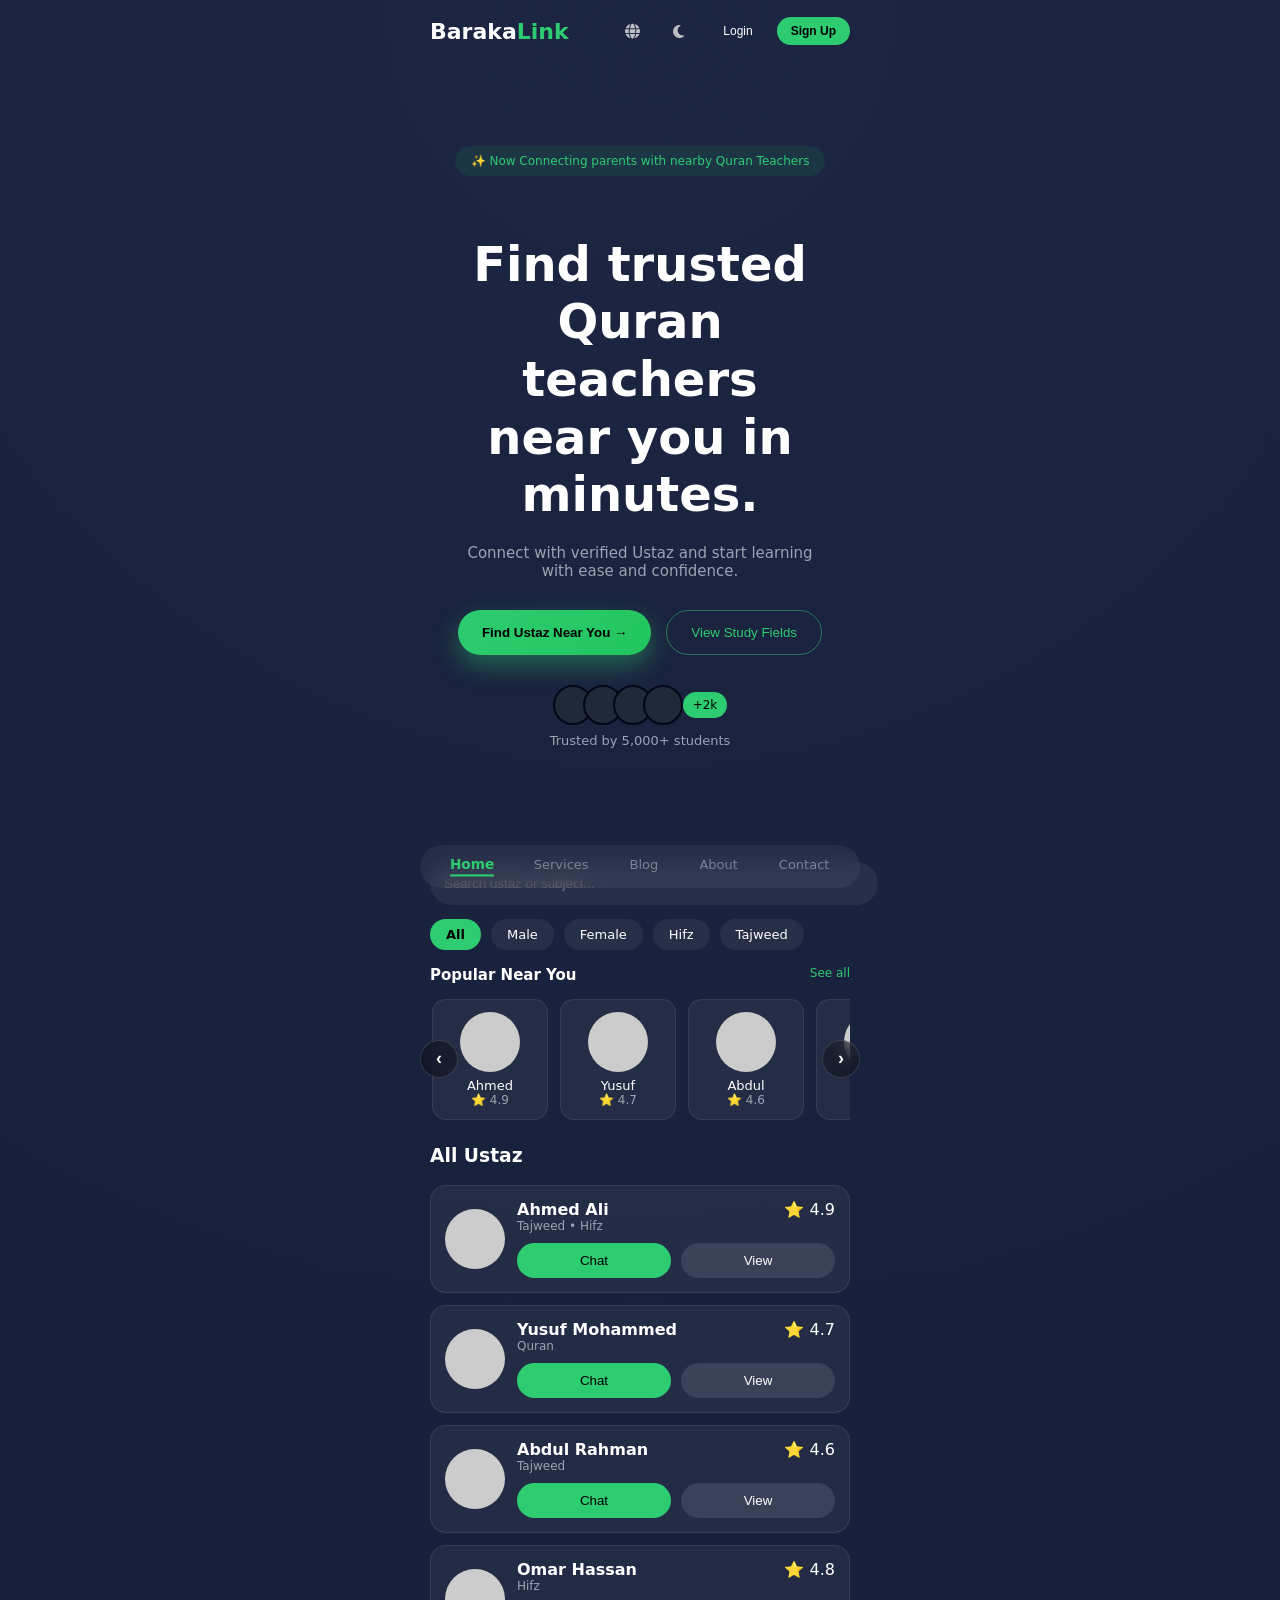
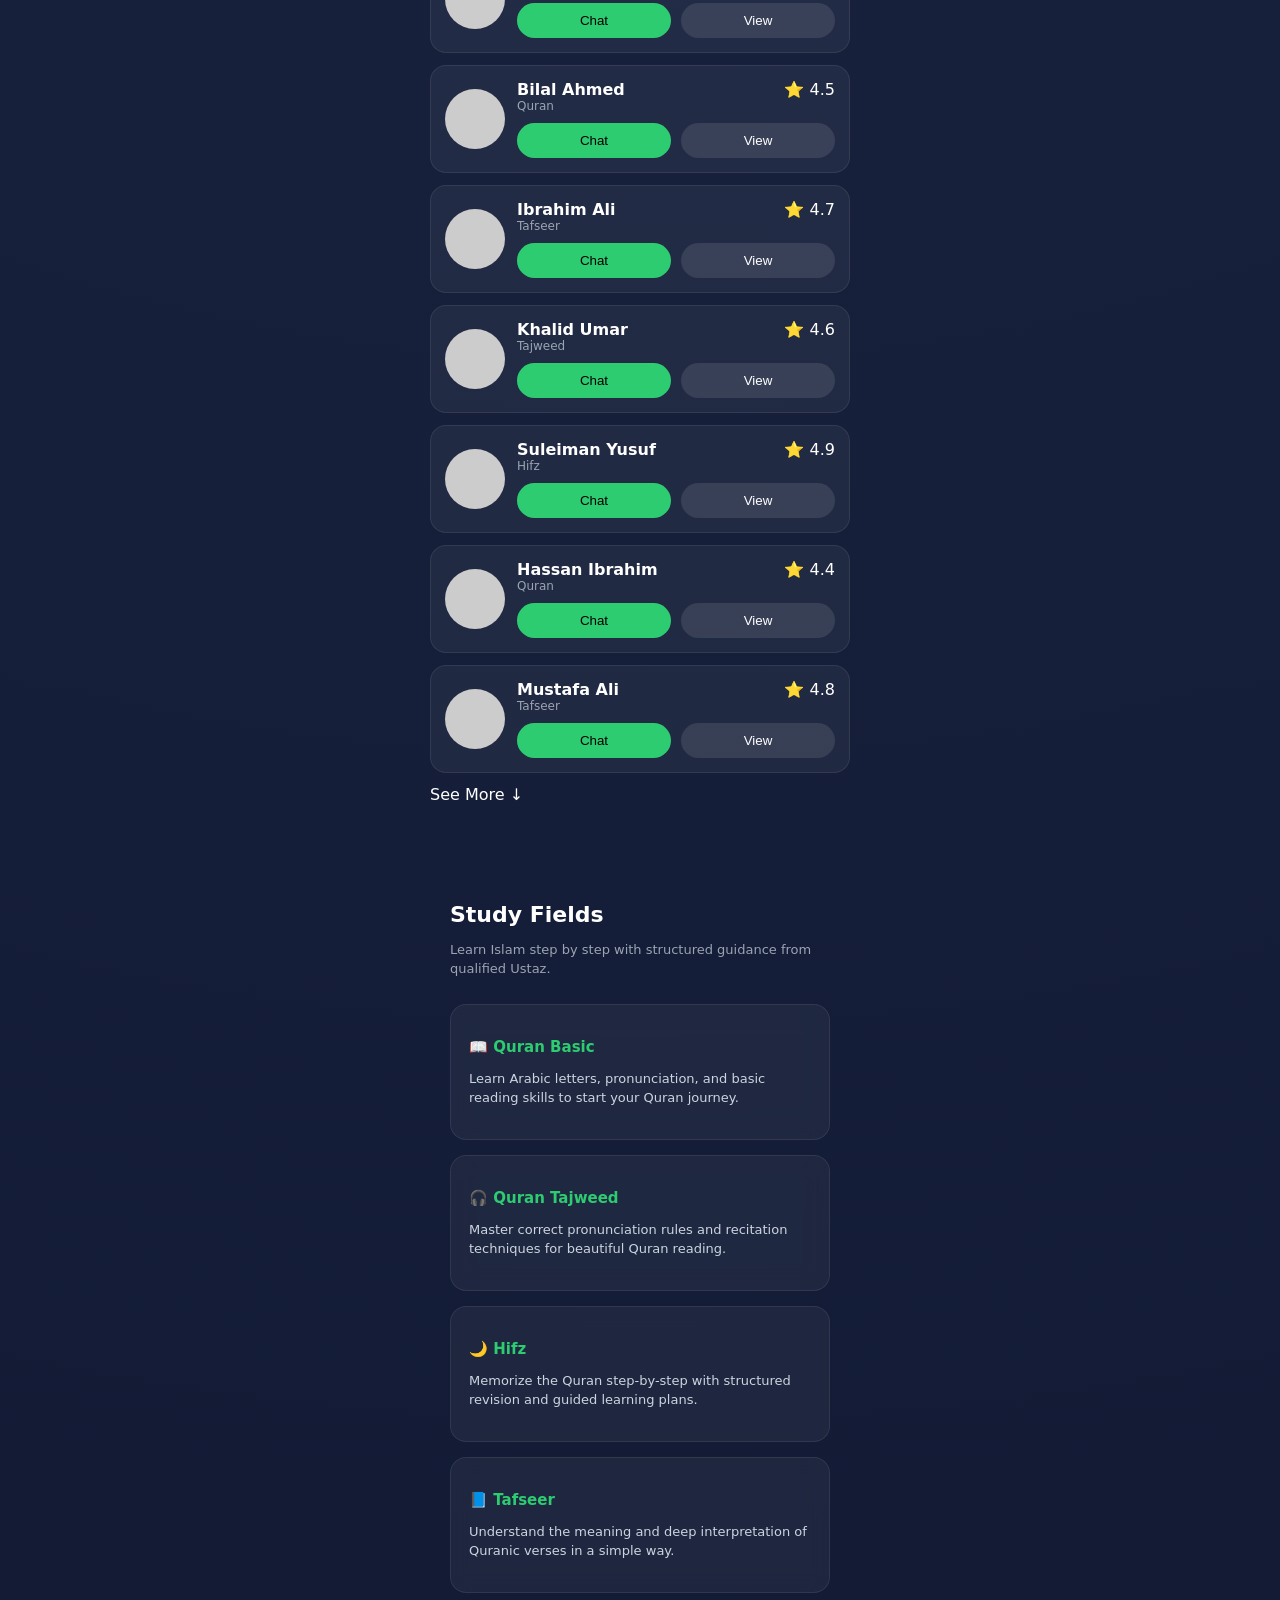
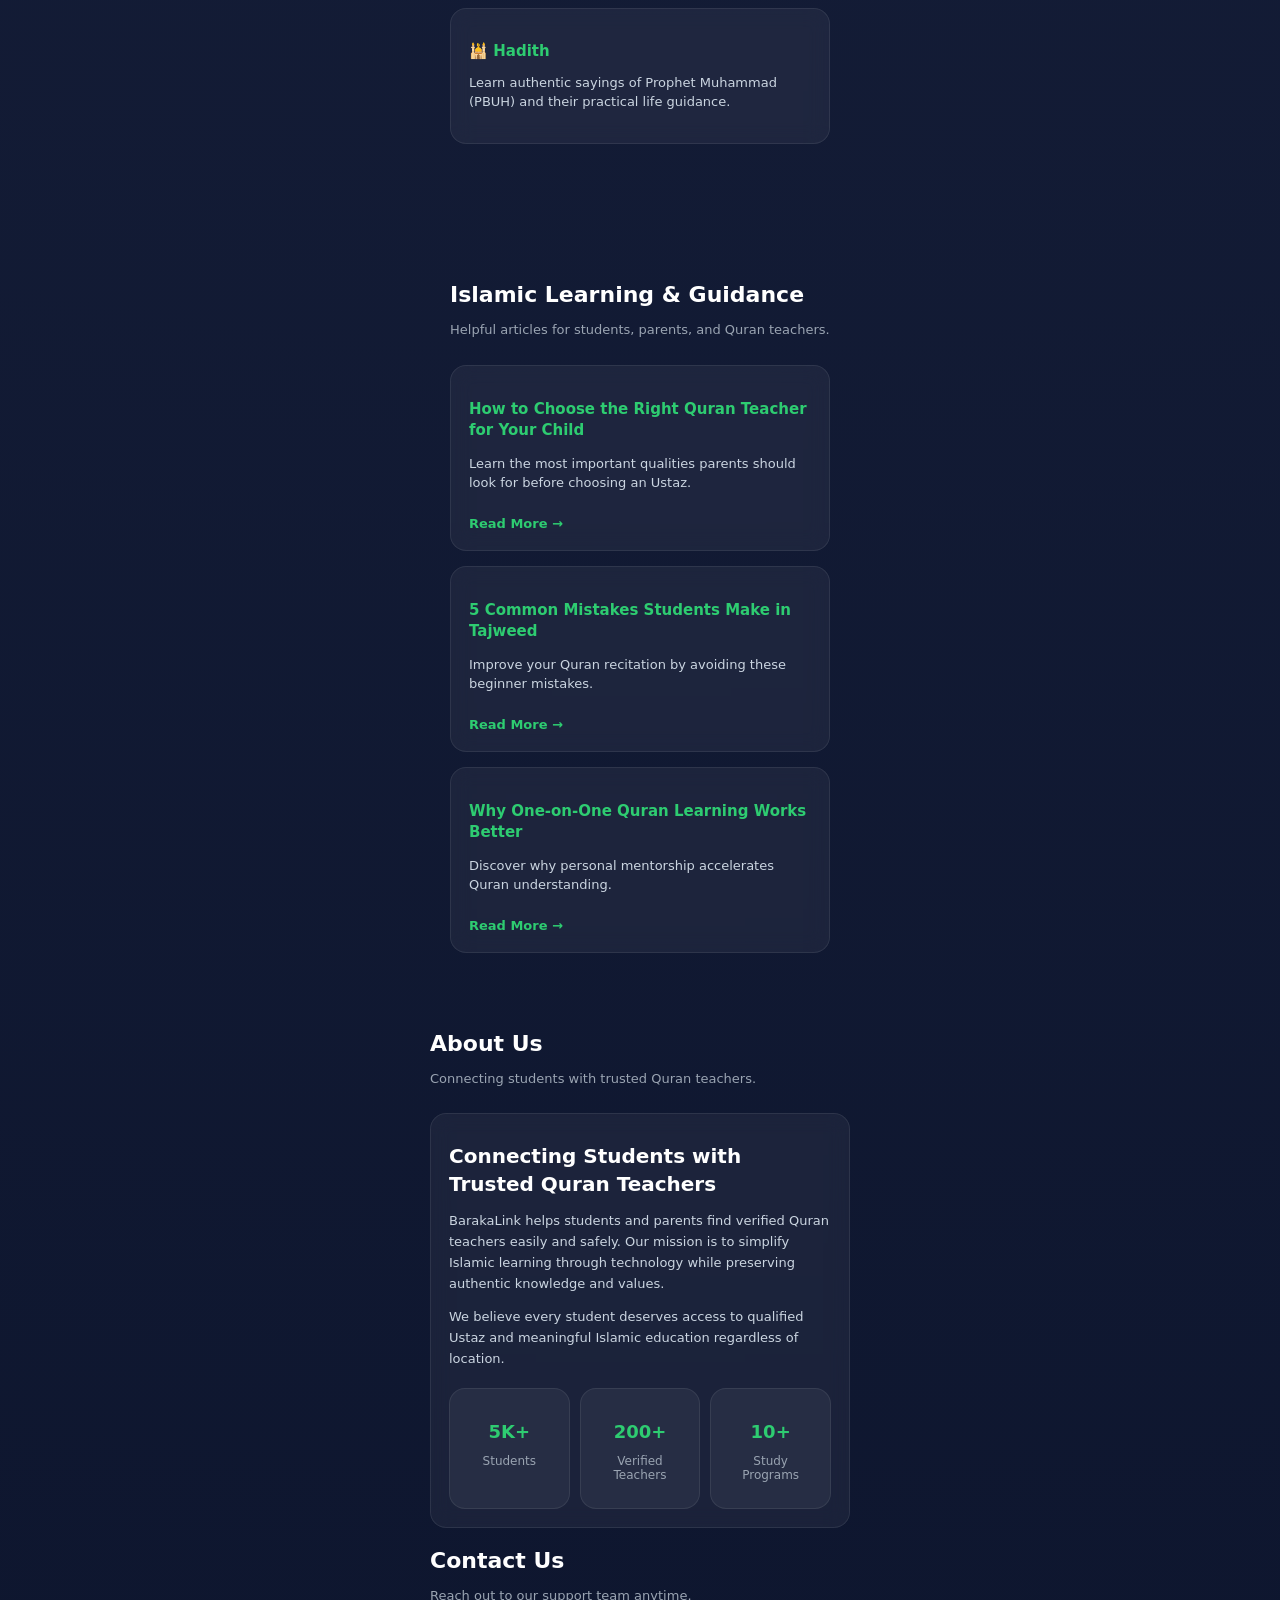
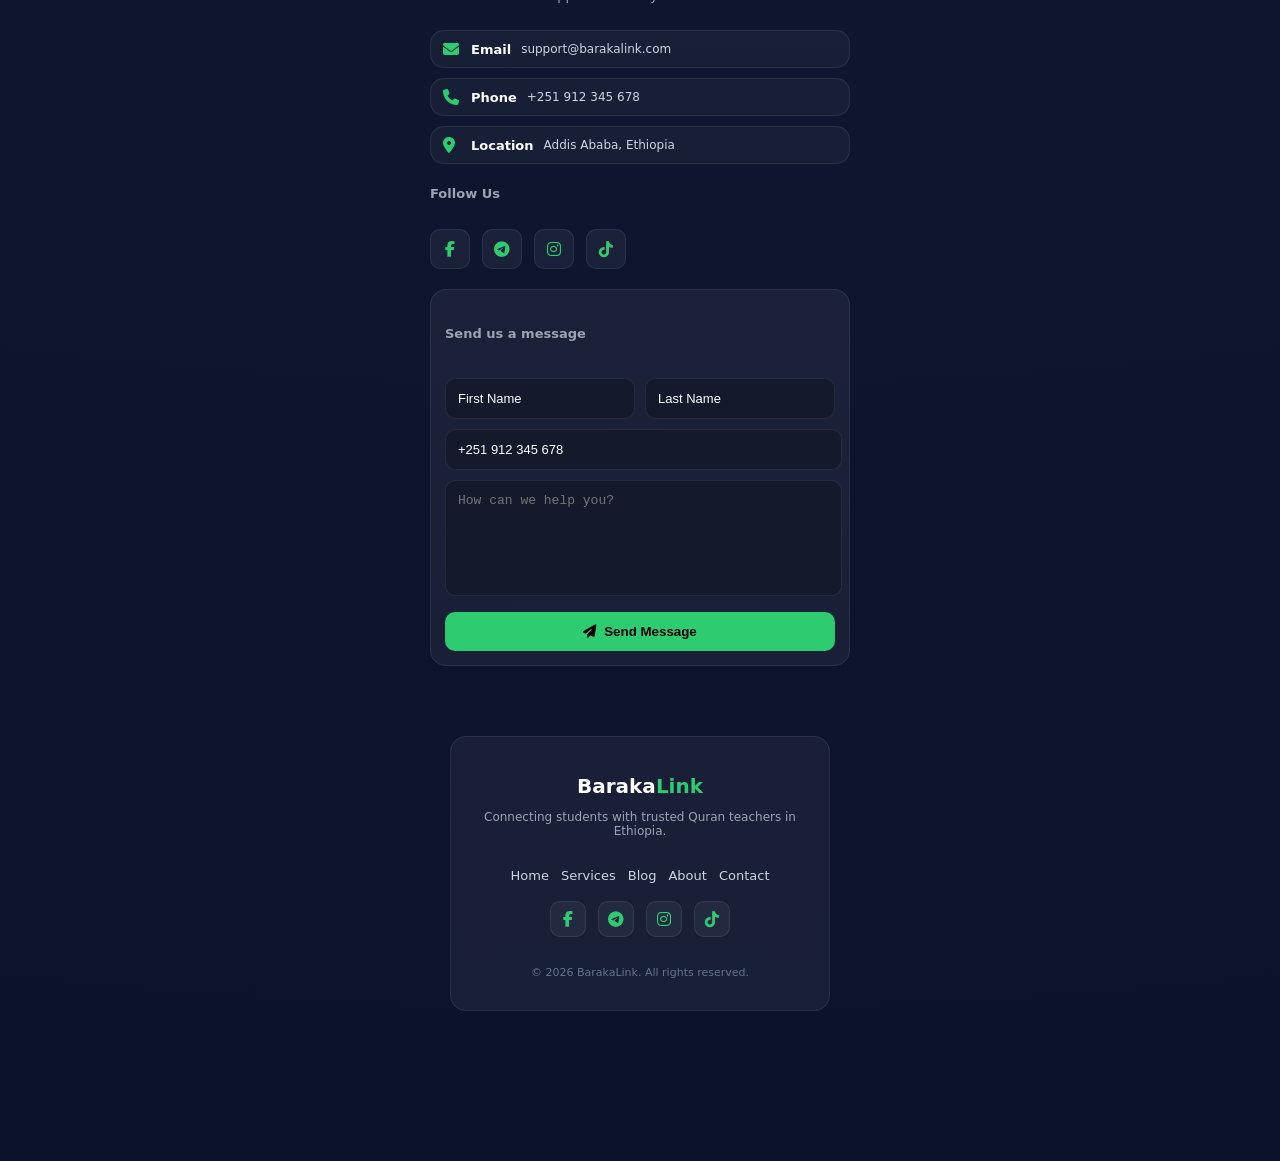
<file: index.html>
<!DOCTYPE html>
<html lang="en">
<head>
  <meta charset="UTF-8" />
  <meta name="viewport" content="width=device-width, initial-scale=1.0"/>
  <title>BarakaLink</title>

  <!-- Icons -->
  <link href="https://cdnjs.cloudflare.com/ajax/libs/font-awesome/6.5.0/css/all.min.css" rel="stylesheet">

  <!-- CSS -->
  <link rel="stylesheet" href="style.css">
</head>

<body>

<div class="container" id="landingPage">

  <!-- TOP -->
 <div class="top-bar">
  <div class="logo">Baraka<span>Link</span></div>

  <div class="auth-buttons">

    <!-- 🌍 LANGUAGE -->
    <div class="lang-wrapper">
      <i class="fa-solid fa-globe" id="langToggle"></i>

      <div class="lang-dropdown" id="langMenu">
        <p data-lang="en">English</p>
        <p data-lang="am">Amharic</p>
      </div>
    </div>

    <!-- 🌙 THEME -->
    <i class="fa-solid fa-moon" id="themeToggle"></i>

    <button class="login">Login</button>
    <button class="signup">Sign Up</button>
  </div>
 </div>

 <section class="hero">

  <div class="hero-inner">  <!-- ✅ ADD THIS -->

    <!-- LEFT -->
    <div class="hero-left">

      <div class="badge">
        ✨ Now Connecting parents with nearby Quran Teachers
      </div>

         <h1>
          Find trusted Quran teachers <br> near you in minutes.
         </h1>

         <p>
          Connect with verified Ustaz and start learning with ease and confidence.
         </p>
      <div class="hero-buttons">
        <button class="primary" id="findUstazBtn">
             Find Ustaz Near You →
        </button>
    
        <button class="secondary" id="viewFieldsBtn">
             View Study Fields
        </button>
      </div>

      <div class="users">
        <div class="avatars">
          <span></span><span></span><span></span><span></span>
          <div class="more">+2k</div>
        </div>
        <p>Trusted by 5,000+ students</p>
      </div>

    </div>
    
  </div>

 </section>
  <!-- SEARCH -->
  <div class="search">
    <input type="text" id="searchInput" placeholder="Search ustaz or subject...">
  </div>
   
  <!-- FILTERS -->
  <div class="filters">
    <div class="filter active">All</div>
    <div class="filter">Male</div>
    <div class="filter">Female</div>
    <div class="filter">Hifz</div>
    <div class="filter">Tajweed</div>
  </div>

  <!-- POPULAR -->
 <div class="section" id="popularSection">

  <div class="section-header">
    <h3>Popular Near You</h3>
    <span class="see-all">See all</span>
  </div>

  <div class="popular-wrapper">
    <button class="scroll-btn left" onclick="scrollPopular(-1)">‹</button>

    <div class="popular" id="popularList"></div>

    <button class="scroll-btn right" onclick="scrollPopular(1)">›</button>
  </div>

 </div>
  <!-- LIST -->
  <div class="section">
    <h3>All Ustaz</h3>
    <div id="ustazList"></div>
  </div>
  
  <!-- HREF NAV SECTIONS -->

 <section id="home">
  <!-- your hero + landing content -->
 </section>

 <section id="services" class="services">

  <h2 class="section-title">Study Fields</h2>
  <p class="section-subtitle">
    Learn Islam step by step with structured guidance from qualified Ustaz.
  </p>

  <div class="service-grid">

    <div class="service-card">
      <h3>📖 Quran Basic</h3>
      <p>
        Learn Arabic letters, pronunciation, and basic reading skills to start your Quran journey.
      </p>
    </div>

    <div class="service-card">
      <h3>🎧 Quran Tajweed</h3>
      <p>
        Master correct pronunciation rules and recitation techniques for beautiful Quran reading.
      </p>
    </div>

    <div class="service-card">
      <h3>🌙 Hifz</h3>
      <p>
        Memorize the Quran step-by-step with structured revision and guided learning plans.
      </p>
    </div>

    <div class="service-card">
      <h3>📘 Tafseer</h3>
      <p>
        Understand the meaning and deep interpretation of Quranic verses in a simple way.
      </p>
    </div>

    <div class="service-card">
      <h3>🕌 Hadith</h3>
      <p>
        Learn authentic sayings of Prophet Muhammad (PBUH) and their practical life guidance.
      </p>
    </div>

  </div>

 </section>
 <section id="blog" class="services">

  <h2 class="section-title">Islamic Learning & Guidance</h2>

  <p class="section-subtitle">
    Helpful articles for students, parents, and Quran teachers.
  </p>

  <div class="service-grid">

    <a href="#" class="card-link blog-card" data-protected="true">

      <div class="service-card">

        <h3>How to Choose the Right Quran Teacher for Your Child</h3>

        <p>
          Learn the most important qualities parents should look for before choosing an Ustaz.
        </p>

        <span class="read-more">Read More →</span>

      </div>

    </a>


    <a href="#" class="card-link blog-card" data-protected="true">

      <div class="service-card">

        <h3>5 Common Mistakes Students Make in Tajweed</h3>

        <p>
          Improve your Quran recitation by avoiding these beginner mistakes.
        </p>

        <span class="read-more">Read More →</span>

      </div>

    </a>


    <a href="#" class="card-link blog-card" data-protected="true">

      <div class="service-card">

        <h3>Why One-on-One Quran Learning Works Better</h3>

        <p>
          Discover why personal mentorship accelerates Quran understanding.
        </p>

        <span class="read-more">Read More →</span>

      </div>

    </a>

  </div>

 </section>

 <section id="about" class="section">

  <h2 class="section-title">About Us</h2>

  <p class="section-subtitle">
    Connecting students with trusted Quran teachers.
  </p>

  <div class="about-box">

    <div class="about-left">

      <h2>
        Connecting Students with Trusted Quran Teachers
      </h2>

      <p>
        BarakaLink helps students and parents find verified Quran teachers easily and safely. 
        Our mission is to simplify Islamic learning through technology while preserving authentic knowledge and values.
      </p>

      <p>
        We believe every student deserves access to qualified Ustaz and meaningful Islamic education regardless of location.
      </p>

    </div>

    <div class="about-right">

      <div class="about-stat">
        <h3>5K+</h3>
        <p>Students</p>
      </div>

      <div class="about-stat">
        <h3>200+</h3>
        <p>Verified Teachers</p>
      </div>

      <div class="about-stat">
        <h3>10+</h3>
        <p>Study Programs</p>
      </div>

    </div>

  </div>

  </section>

  <section id="contact" class="section">

  <h2 class="section-title">Contact Us</h2>

  <p class="section-subtitle">
    Reach out to our support team anytime.
  </p>

  <div class="contact-grid">

    <div class="contact-card">
      <i class="fa-solid fa-envelope"></i>
      <h3>Email</h3>
      <p>support@barakalink.com</p>
    </div>

    <div class="contact-card">
      <i class="fa-solid fa-phone"></i>
      <h3>Phone</h3>
      <p>+251 912 345 678</p>
    </div>

    <div class="contact-card">
      <i class="fa-solid fa-location-dot"></i>
      <h3>Location</h3>
      <p>Addis Ababa, Ethiopia</p>
    </div>

  </div>
   <!-- =========================
   SOCIAL MEDIA
  ========================= -->
 <div class="social-box">

  <h3 class="section-subtitle" style="margin-top:20px;">
    Follow Us
  </h3>

  <div class="social-icons">

    <a href="#" class="social">
      <i class="fa-brands fa-facebook-f"></i>
    </a>

    <a href="#" class="social">
      <i class="fa-brands fa-telegram"></i>
    </a>

    <a href="#" class="social">
      <i class="fa-brands fa-instagram"></i>
    </a>

    <a href="#" class="social">
      <i class="fa-brands fa-tiktok"></i>
    </a>

  </div>

</div>


<!-- =========================
   DIRECT CONTACT FORM
========================= -->
<div class="contact-form-box">

  <h3 class="section-subtitle" style="margin-top:20px;">
    Send us a message
  </h3>

  <div class="form-row">
    <input type="text" placeholder="First Name" value="First Name">
    <input type="text" placeholder="Last Name" value="Last Name">
  </div>

  <input type="text" placeholder="Phone Number" value="+251 912 345 678">

  <textarea placeholder="How can we help you?"></textarea>

  <button class="send-btn">
    <i class="fa-solid fa-paper-plane"></i>
    Send Message
  </button>

</div>
 <footer class="footer">

  <div class="footer-box">

    <div class="footer-brand">
      <h2>Baraka<span>Link</span></h2>
      <p>
        Connecting students with trusted Quran teachers in Ethiopia.
      </p>
    </div>

    <div class="footer-links">
      <a href="#home">Home</a>
      <a href="#services">Services</a>
      <a href="#blog">Blog</a>
      <a href="#about">About</a>
      <a href="#contact">Contact</a>
    </div>

    <div class="footer-social">
      <a href="#"><i class="fa-brands fa-facebook-f"></i></a>
      <a href="#"><i class="fa-brands fa-telegram"></i></a>
      <a href="#"><i class="fa-brands fa-instagram"></i></a>
      <a href="#"><i class="fa-brands fa-tiktok"></i></a>
    </div>

    <p class="footer-bottom">
      © 2026 BarakaLink. All rights reserved.
    </p>

  </div>

 </footer>
  </section>

</div>

<!-- NAV -->
<div class="nav">
  <a href="#home" class="active">Home</a>
  <a href="#services">Services</a>
  <a href="#blog">Blog</a>
  <a href="#about">About</a>
  <a href="#contact">Contact</a>
</div>   


<!-- AUTH MODAL -->

<div class="auth-overlay" id="authOverlay">
  <div class="auth-box">

    <!-- HEADER -->
    <div class="auth-header">
      <h2 id="authTitle">Welcome Back</h2>
      <span id="closeAuth">&times;</span>
    </div>

    <!-- LOGIN -->
    <div id="loginForm" class="auth-form">

      <!-- PHONE -->
      <label>Phone Number</label>
      <div class="phone-group">
        <span class="code">+251</span>
        <input type="text" id="loginPhone" placeholder="912 345 678">
      </div>

      <!-- PASSWORD -->
      <label>Password</label>
      <div class="password-group">
        <input type="password" id="loginPassword" placeholder="********">
        <i class="fa-solid fa-eye toggle-password"></i>
      </div>

      <!-- FORGOT -->
      <p class="forgot">Forgot password?</p>

      <button onclick="login()">Sign In</button>

      <p class="switch">
        Don't have an account?
        <span onclick="showSignup()">Create one</span>
      </p>
    </div>

    <!-- SIGNUP -->
    <div id="signupForm" class="auth-form hidden">

      <!-- ROLE -->
      <label>Sign up as</label>

 <div class="custom-select" id="roleSelect">

  <div class="select-box">
    <span id="roleText">Select role</span>
    <i class="fa-solid fa-chevron-down"></i>
  </div>

  <div class="dropdown hidden">
    <div class="option" data-value="parent">Parent</div>
    <div class="option" data-value="ustaz">Ustaz / Ustaza</div>
  </div>

 </div>

      <!-- NAME -->
      <!-- NAME (SPLIT) -->
    <div class="row">
        <input type="text" id="firstName" placeholder="First Name">
        <input type="text" id="lastName" placeholder="Last Name">
    </div>

      <!-- PHONE -->
      <div class="phone-group">
        <span class="code">+251</span>
        <input type="text" id="signupPhone" placeholder="912 345 678">
      </div>

      <!-- SUBCITY -->
      <select id="subcity">
        <option value="">Select Sub-City</option>
        <option value="bole">Bole</option>
        <option value="yeka">Yeka</option>
        <option value="kirkos">Kirkos</option>
      </select>

      <!-- AREA -->
      <select id="area">
        <option value="">Select Area</option>
      </select>

      <!-- USTAZ EXTRA -->
     <!-- GENDER (CUSTOM SELECT LIKE ROLE) -->

    <div id="ustazFields" class="hidden">

  <input type="number" id="experience" placeholder="Years of Experience">

  <!-- GENDER -->
  <label>Gender</label>
  <select id="gender">
    <option value="">Select Gender</option>
    <option value="male">Male</option>
    <option value="female">Female</option>
  </select>

 </div>
      <!-- PASSWORD -->
      <div class="password-group">
        <input type="password" id="signupPassword" placeholder="Password">
        <i class="fa-solid fa-eye toggle-password"></i>
      </div>

      <!-- CONFIRM PASSWORD -->
     <div class="password-group">
       <input type="password" id="confirmPassword" placeholder="Confirm Password">
       <i class="fa-solid fa-eye toggle-password"></i>
    </div>

      <button type="button" onclick="signup()">Create Account</button>

      <p class="switch">
        Already have an account?
        <span onclick="showLogin()">Login</span>
      </p>
       
   </div>
<!-- OTP SECTION -->
<!-- OTP SECTION -->
<div id="otpSection" class="hidden">

  <!-- CLOSE ICON -->
  <div class="otp-close" onclick="closeOTP()">
    <i class="fa-solid fa-xmark"></i>
  </div>

  <h3>Verify OTP</h3>

  <p>
    Enter the 6-digit code sent to your phone
  </p>

  <input
    type="text"
    id="otpInput"
    placeholder="6-digit OTP"
  >

  <!-- VERIFY BUTTON -->
  <button type="button" onclick="verifyOTP()">
    Verify OTP
  </button>

  <!-- RESEND LINK -->
  <p class="resend-text">
    Didn't receive code?
    <span onclick="resendOTP()">Resend OTP</span>
  </p>

</div>

  <!-- JS -->
<script src="script.js"></script>

</body>
</html>
</file>
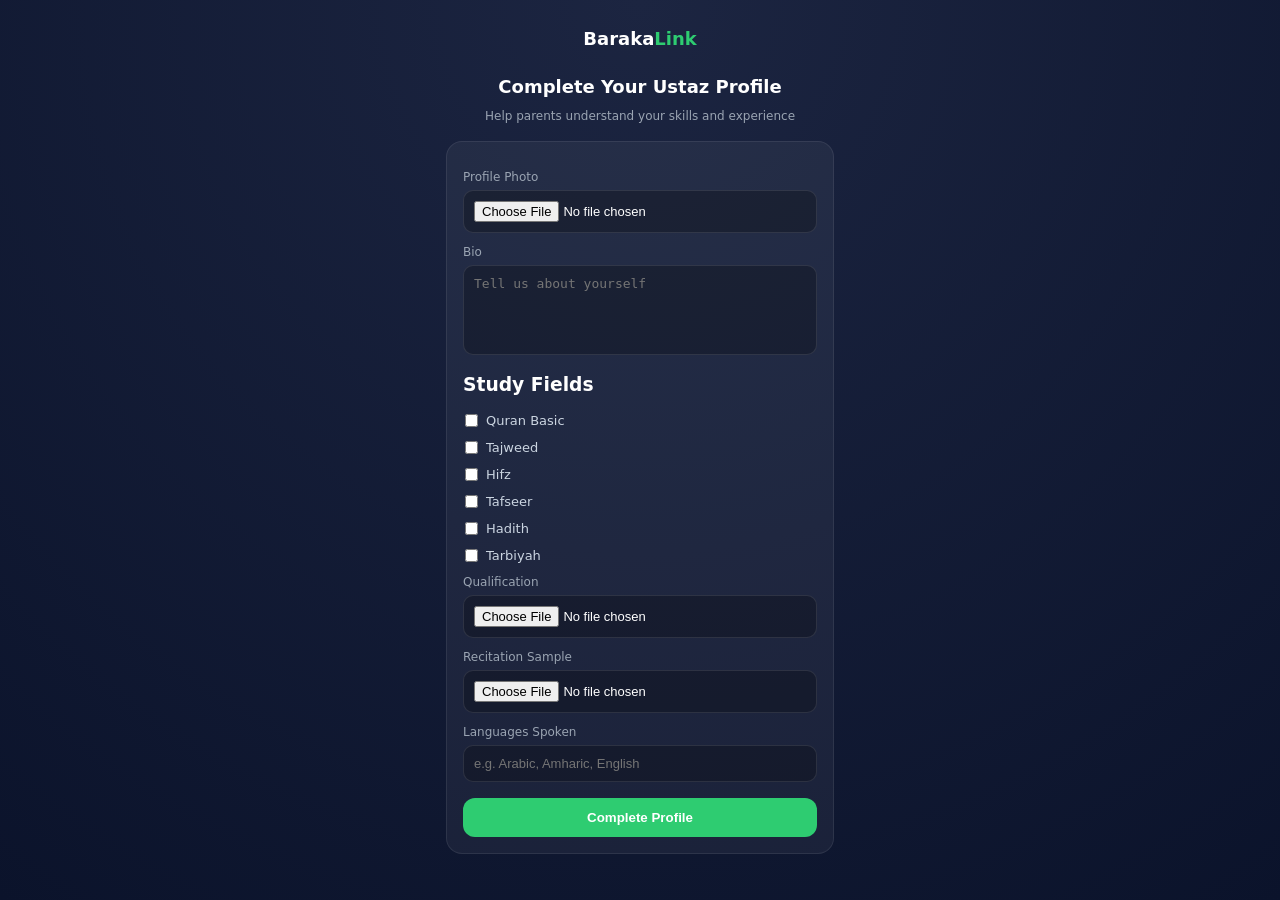
<file: ustaz_profile_setup.html>
<!DOCTYPE html>
<html lang="en">
<head>
  <meta charset="UTF-8" />
  <meta name="viewport" content="width=device-width, initial-scale=1.0"/>
  <title>Ustaz Profile Setup - BarakaLink</title>

  <link rel="stylesheet" href="https://cdnjs.cloudflare.com/ajax/libs/font-awesome/6.5.0/css/all.min.css">
  <link rel="stylesheet" href="welcome.css">
</head>

<body class="setup-page">

<!-- ================= SIDE MENU ================= -->
<div class="side-menu" id="sideMenu">

  <div class="side-header">
    <h3>BarakaLink</h3>
    <i class="fa-solid fa-xmark" onclick="toggleMenu()"></i>
  </div>

  <a href="welcome.html"><i class="fa-solid fa-house"></i> Home</a>
  <a href="#"><i class="fa-solid fa-user"></i> Profile</a>
  <a href="#"><i class="fa-solid fa-gear"></i> Settings</a>

  <button class="logout-btn" onclick="logout()">Logout</button>
</div>

<div id="overlay" onclick="toggleMenu()"></div>

<!-- ================= MAIN CONTAINER ================= -->
<div class="container">

  <!-- ================= TOP BAR ================= -->
  <div class="topbar center-logo">

    <div class="menu-icon" id="menuIcon" onclick="toggleMenu()">
      <i class="fa-solid fa-bars"></i>
    </div>

    <div class="logo">
      Baraka<span>Link</span>
    </div>

    <div class="profile-icon" id="profileIcon">
      <i class="fa-solid fa-user"></i>
    </div>

  </div>

  <!-- ================= TITLE ================= -->
  <div class="setup-title">
    <h2>Complete Your Ustaz Profile</h2>
    <p>Help parents understand your skills and experience</p>
  </div>

  <!-- ================= FORM ================= -->
  <div class="form-box">

    <label>Profile Photo</label>
    <input type="file" id="photo">

    <label>Bio</label>
    <textarea id="bio" placeholder="Tell us about yourself"></textarea>

    <div class="form-section">
      <h3>Study Fields</h3>

      <div class="checkbox-group">
        <label><input type="checkbox"> Quran Basic</label>
        <label><input type="checkbox"> Tajweed</label>
        <label><input type="checkbox"> Hifz</label>
        <label><input type="checkbox"> Tafseer</label>
        <label><input type="checkbox"> Hadith</label>
        <label><input type="checkbox"> Tarbiyah</label>
      </div>
    </div>

    <label>Qualification</label>
    <input type="file" id="cert">

    <label>Recitation Sample</label>
    <input type="file" id="audio">

    <label>Languages Spoken</label>
    <input type="text" placeholder="e.g. Arabic, Amharic, English">

    <button onclick="completeProfile()">Complete Profile</button>

  </div>

</div>

<script src="script.js"></script>

</body>
</html>
</file>
<file: style.css>
:root {
  --bg: #0b132b;
  --card: rgba(255,255,255,0.06);
  --primary: #2ecc71;
  --text: #ffffff;
  --muted: #9aa4b2;
}

html {
  scroll-behavior: smooth;
}

body {
  margin: 0;
  font-family: system-ui;
  background: radial-gradient(circle at top, #1c2541, #0b132b);
  color: var(--text);
}



/* CONTAINER */
.container {
  max-width: 420px;
  margin: auto;
  padding: 16px;
  padding-bottom: 100px;
}

/* TOP */
.top-bar {
  display: flex;
  justify-content: space-between;
  align-items: center;
}

.logo {
  font-size: 22px;
  font-weight: bold;
}

.logo span {
  color: var(--primary);
}

/* AUTH */
/* AUTH */
.auth-buttons {
  display: flex;
  align-items: center;   /* vertical alignment */
  gap: 10px;             /* consistent spacing */
}

/* ICONS */
.auth-buttons i {
  font-size: 15px;
  opacity: 0.7;
  cursor: pointer;

  display: flex;
  align-items: center;
  justify-content: center;

  width: 30px;
  height: 30px;
  border-radius: 50%;

  transition: all 0.2s ease;
}

/* ICON HOVER */
.auth-buttons i:hover {
  background: rgba(255,255,255,0.08);
  opacity: 1;
}

/* BUTTONS */
.auth-buttons button {
  padding: 7px 14px;
  border-radius: 999px;
  border: none;
  font-size: 12px;
  cursor: pointer;
  white-space: nowrap;
}

.auth-buttons i:last-of-type {
  margin-right: 6px;
}
.login,
.signup {
  padding: 6px 14px;
  border-radius: 20px;
  font-size: 13px;
  cursor: pointer;
  transition: all 0.25s ease;
}

/* LOGIN */
.login {
  background: transparent;
  border: 1px solid rgba(255,255,255,0.2);
  color: white;
}

/* LOGIN HOVER */
.login:hover {
  background: rgba(255,255,255,0.08);
  border-color: rgba(255,255,255,0.4);
  transform: translateY(-1px);
}

/* SIGNUP */
.signup {
  background: var(--primary);
  color: black;
  font-weight: 600;
}

/* SIGNUP HOVER */
.signup:hover {
  background: #22c55e; /* slightly brighter */
  transform: translateY(-2px);
  box-shadow: 0 8px 20px rgba(34,197,94,0.4);
  filter: brightness(1.05);
}

/* CLICK EFFECT (both buttons) */
.login:active,
.signup:active {
  transform: scale(0.96);
  box-shadow: none;
}

/* LANGUAGE WRAPPER */
.lang-wrapper {
  position: relative;
}

/* DROPDOWN */
/* LANGUAGE WRAPPER */
.lang-wrapper {
  position: relative;
}

/* DROPDOWN */
.lang-dropdown {
  position: absolute;
  top: 40px;
  right: 0;

  display: none;

  background: rgba(255,255,255,0.08);
  backdrop-filter: blur(12px);

  border-radius: 12px;
  padding: 8px 0;
  min-width: 120px;

  box-shadow: 0 10px 30px rgba(0,0,0,0.3);
  z-index: 999;
}

/* ITEMS */
.lang-dropdown p {
  padding: 10px 14px;
  cursor: pointer;
  font-size: 14px;
}

.lang-dropdown p:hover {
  background: rgba(255,255,255,0.1);
}
/* LIGHT MODE BASE */
body.light-mode {
  background: #f8fafc;
  color: #111;
}

/* HERO */
/* HERO */
.hero {
  display: flex;
  justify-content: center;   /* center horizontally */
  align-items: center;       /* center vertically */
  padding: 100px 20px;
  text-align: center;        /* center text */
}

/* HERO CONTENT */
.hero-left {
  max-width: 700px;
  width: 100%;
}

/* BADGE */
.badge {
  display: inline-block;
  background: rgba(46, 204, 113, 0.1);
  padding: 8px 16px;
  border-radius: 999px;
  font-size: 12px;
  color: #2ecc71;
  margin-bottom: 20px;
}

/* TITLE */
.hero h1 {
  font-size: 48px;
  font-weight: 800;
  line-height: 1.2;
  margin-bottom: 20px;
}

/* TEXT */
.hero p {
  color: #9aa4b2;
  max-width: 500px;
  margin: 0 auto;   /* center paragraph */
  font-size: 15px;
}

/* BUTTONS */
.hero-buttons {
  margin-top: 30px;
  display: flex;
  justify-content: center;   /* center buttons */
  gap: 15px;
  flex-wrap: wrap;
}

/* PRIMARY BUTTON */
.primary {
  background: linear-gradient(135deg, #2ecc71, #22c55e);
  border: none;
  padding: 14px 24px;
  border-radius: 999px;
  font-weight: 600;
  color: black;
  cursor: pointer;
  box-shadow: 0 10px 25px rgba(46, 204, 113, 0.4);
  transition: 0.2s;
}

.primary:hover {
  transform: translateY(-2px);
}

/* SECONDARY BUTTON */
.secondary {
  background: transparent;
  border: 1px solid rgba(46, 204, 113, 0.5);
  color: #2ecc71;
  padding: 14px 24px;
  border-radius: 999px;
  cursor: pointer;
  transition: 0.2s;
}

.secondary:hover {
  background: rgba(46, 204, 113, 0.1);
}

/* USERS */
.users {
  margin-top: 30px;
  display: flex;
  flex-direction: column;
  align-items: center;
}

.avatars {
  display: flex;
  align-items: center;
  justify-content: center;
}

.avatars span {
  width: 36px;
  height: 36px;
  background: #1f2937;
  border-radius: 50%;
  margin-right: -10px;
  border: 2px solid #020617;
}

/* +2K badge */
.more {
  background: #2ecc71;
  padding: 6px 10px;
  border-radius: 999px;
  font-size: 12px;
  margin-left: 10px;
  color: black;
}

/* TEXT BELOW USERS */
.users p {
  font-size: 13px;
  color: #9aa4b2;
  margin-top: 8px;
}

/* 📱 MOBILE */
@media (max-width: 768px) {
  .hero {
    padding: 60px 20px;
  }

  .hero h1 {
    font-size: 32px;
  }

  .hero-buttons {
    flex-direction: column;
    align-items: center;
  }

  .primary,
  .secondary {
    width: 100%;
    max-width: 280px;
  }
}


/* SEARCH */
.search input {
  width: 100%;
  padding: 14px;
  border-radius: 30px;
  border: none;
  margin: 14px 0;
  background: var(--card);
  color: white;
}


/* FILTERS */
.filters {
  display: flex;
  gap: 10px;
  overflow-x: auto;
  margin-bottom: 16px;
}

.filters::-webkit-scrollbar {
  display: none;
}

.filter {
  padding: 8px 16px;
  border-radius: 20px;
  background: var(--card);
  font-size: 13px;
  cursor: pointer;
}

.filter.active {
  background: var(--primary);
  color: black;
  font-weight: 600;
}

/* SECTION */
.section {
  margin-bottom: 20px;
}

.section-header {
  display: flex;
  justify-content: space-between;
  margin-bottom: 10px;
}

.section-header h3 {
  margin: 0;
  font-size: 15px;
}

.see-all {
  font-size: 12px;
  color: var(--primary);
}

/* POPULAR */
.popular {
  display: flex;
  gap: 12px;
  overflow-x: auto;
  scroll-behavior: smooth;
  padding: 5px 2px;
}

.popular::-webkit-scrollbar {
  display: none;
}

/* IMPORTANT: wrapper must be relative for arrows */
.popular-wrapper {
  position: relative;
}

/* SMALL CARD */
.small-card {
  min-width: 90px;
  text-align: center;

  background: rgba(255,255,255,0.05);
  border: 1px solid rgba(255,255,255,0.08);
  border-radius: 14px;
  padding: 12px;

  transition: 0.2s ease;
  cursor: pointer;
}

/* AVATAR */
.avatar {
  width: 60px;
  height: 60px;
  border-radius: 50%;
  background: #ccc;
  margin: auto;
}

/* TEXT */
.small-name {
  font-size: 13px;
  margin-top: 6px;
}

.small-rating {
  font-size: 12px;
  color: var(--muted);
}

/* LIST CARD */
.card {
  display: flex;
  gap: 12px;
  padding: 14px;
  border-radius: 16px;

  background: rgba(255,255,255,0.05);
  border: 1px solid rgba(255,255,255,0.08);

  margin-bottom: 12px;
  transition: 0.2s ease;
  cursor: pointer;
}

.info {
  flex: 1;
}

.top {
  display: flex;
  justify-content: space-between;
}

.name {
  font-weight: 600;
}

.sub {
  font-size: 12px;
  color: var(--muted);
}

.actions {
  display: flex;
  gap: 10px;
  margin-top: 10px;
}

.btn {
  flex: 1;
  padding: 10px;
  border-radius: 20px;
  border: none;
  cursor: pointer;
}

.chat {
  background: var(--primary);
  color: black;
}

.view {
  background: rgba(255,255,255,0.1);
  color: white;
}

/* =========================
   UNIFIED HOVER STYLE
========================= */

.small-card:hover,
.card:hover {
  transform: translateY(-4px);
  border-color: var(--primary);
  box-shadow: 0 8px 20px rgba(0,0,0,0.25);
}

.small-card:active,
.card:active {
  transform: scale(0.98);
}

.small-name,
.name {
  transition: 0.2s;
}

.small-card:hover .small-name,
.card:hover .name {
  color: var(--primary);
}

/* =========================
   ARROW CONTROLS (NEW)
========================= */

.scroll-btn {
  position: absolute;
  top: 50%;
  transform: translateY(-50%);

  width: 38px;
  height: 38px;

  border-radius: 50%;
  border: 1px solid rgba(255,255,255,0.15);

  background: rgba(0,0,0,0.35);
  backdrop-filter: blur(10px);

  color: white;
  font-size: 18px;
  font-weight: bold;

  display: flex;
  align-items: center;
  justify-content: center;

  cursor: pointer;
  z-index: 10;

  transition: 0.2s ease;
}

/* LEFT / RIGHT POSITION */
.scroll-btn.left {
  left: -10px;
}

.scroll-btn.right {
  right: -10px;
}

/* HOVER EFFECT (MATCH YOUR PRIMARY COLOR) */
.scroll-btn:hover {
  border-color: var(--primary);
  color: var(--primary);
  transform: translateY(-50%) scale(1.08);
  background: rgba(0,0,0,0.5);
}

/* CLICK FEEDBACK */
.scroll-btn:active {
  transform: translateY(-50%) scale(0.95);
}

/* NAV */
.nav {
  position: fixed;
  bottom: 12px;
  left: 50%;
  transform: translateX(-50%);
  width: 92%;
  max-width: 420px;

  display: flex;
  justify-content: space-around;
  align-items: center;

  padding: 12px 10px;
  border-radius: 999px;

  background: rgba(255,255,255,0.05);
  backdrop-filter: blur(10px);
}

/* LINKS */
/* LINKS */
.nav a {
  position: relative;
  text-decoration: none;
  font-size: 13px;
  color: #9aa4b2;
  opacity: 0.7;
  transition: all 0.25s ease;
  padding-bottom: 4px;
}

/* UNDERLINE (hidden by default) */
.nav a::after {
  content: "";
  position: absolute;
  left: 0;
  bottom: 0;
  width: 0%;
  height: 2px;
  background: var(--primary);
  transition: width 0.25s ease;
}

/* ACTIVE */
.nav a.active {
  color: var(--primary);
  font-weight: 700;
  opacity: 1;
  transform: scale(1.05);
  transition: all 0.2s ease;
}


/* ACTIVE UNDERLINE */
.nav a.active::after {
  width: 100%;
}

/* HOVER */
.nav a:hover {
  opacity: 1;
  color: white;
}

/* HOVER UNDERLINE */
.nav a:hover::after {
  width: 100%;
}

/* =========================
   LIGHT MODE FIXES
========================= */

body.light-mode {
  background: #f9fafb;
  color: #0f172a;
}

/* NAVBAR */
body.light-mode .navbar {
  background: rgba(255,255,255,0.9);
  border-bottom: 1px solid rgba(0,0,0,0.05);
}

/* NAV LINKS */
body.light-mode .nav-links {
  background: rgba(0,0,0,0.05);
}

body.light-mode .nav-links a {
  color: #334155;
}

body.light-mode .nav-links .active {
  color: #16a34a;
}

/* ICONS */
body.light-mode .auth-buttons i {
  color: #334155;
  opacity: 0.8;
}

body.light-mode .auth-buttons i:hover {
  background: rgba(0,0,0,0.05);
}

/* LOGIN BUTTON */
body.light-mode .login {
  color: #0f172a;
  font-weight: 500;
}

/* SIGNUP BUTTON */
body.light-mode .signup {
  background: #16a34a;
  color: white;
}

/* DROPDOWN MENU */
body.light-mode .lang-dropdown {
  background: white;
  color: #0f172a;
  box-shadow: 0 10px 30px rgba(0,0,0,0.1);
}

/* DROPDOWN ITEMS */
body.light-mode .lang-dropdown p {
  color: #0f172a;
}

body.light-mode .lang-dropdown p:hover {
  background: #f1f5f9;
}

/* CARDS */
body.light-mode .card,
body.light-mode .feature {
  background: white;
  color: #0f172a;
}

/* TEXT MUTED */
body.light-mode .section-sub,
body.light-mode .footer p {
  color: #64748b;
}

/* =========================
   SERVICE SECTION
========================= */

.services {
  padding: 60px 20px;
  color: white;
}

.section-title {
  font-size: 22px;
  font-weight: 700;
  margin-bottom: 8px;
}

.section-subtitle {
  font-size: 13px;
  color: #9aa4b2;
  margin-bottom: 25px;
  line-height: 1.5;
}

.service-grid {
  display: grid;
  grid-template-columns: 1fr;
  gap: 15px;
}

.service-card {
  background: rgba(255,255,255,0.05);
  backdrop-filter: blur(10px);
  border-radius: 16px;
  padding: 18px;
  transition: 0.2s;
  border: 1px solid rgba(255,255,255,0.08);
}

.service-card h3 {
  font-size: 15px;
  margin-bottom: 8px;
  color: var(--primary);
}

.service-card p {
  font-size: 13px;
  color: #cbd5e1;
  line-height: 1.5;
}

.service-card:hover {
  transform: translateY(-3px);
  border-color: var(--primary);
}

/* =========================
   BLOG ENHANCEMENT (SAFE EXTENSION)
   does NOT affect services section
========================= */

#blog .service-card {
  position: relative;
  overflow: hidden;
}

/* subtle gradient accent */
#blog .service-card::before {
  content: "";
  position: absolute;
  top: 0;
  left: -100%;
  width: 100%;
  height: 2px;
  background: linear-gradient(90deg, transparent, var(--primary), transparent);
  transition: 0.4s;
}

#blog .service-card:hover::before {
  left: 100%;
}

/* title spacing tweak for blog only */
#blog .service-card h3 {
  font-size: 15px;
  margin-bottom: 10px;
  line-height: 1.4;
}

/* read more link */
#blog .read-more {
  display: inline-block;
  margin-top: 10px;
  font-size: 13px;
  color: var(--primary);
  text-decoration: none;
  font-weight: 600;
  transition: 0.2s;
}

#blog .read-more:hover {
  opacity: 0.8;
  transform: translateX(3px);
}
/* =========================
   CLICKABLE CARD WRAPPER
========================= */

.card-link {
  text-decoration: none;
  color: inherit;
  display: block;
}

/* make it feel clickable */
#blog .service-card {
  cursor: pointer;
  transition: 0.2s;
}



/* optional: subtle click feedback */
#blog .service-card:active {
  transform: scale(0.98);
}

/* =========================
   ABOUT SECTION (MATCHES CARD SYSTEM)
========================= */

.about-box {
  background: rgba(255,255,255,0.05);
  backdrop-filter: blur(10px);
  border-radius: 16px;
  padding: 18px;
  border: 1px solid rgba(255,255,255,0.08);
  transition: 0.2s ease;
}

/* LEFT TEXT */
.about-left h2 {
  font-size: 20px;
  margin: 10px 0;
  line-height: 1.4;
}

.about-left p {
  font-size: 13px;
  color: #cbd5e1;
  line-height: 1.6;
  margin-bottom: 10px;
}

/* STATS GRID */
.about-right {
  display: grid;
  grid-template-columns: repeat(3, 1fr);
  gap: 10px;
  margin-top: 18px;
}

/* STAT CARDS (UNIFIED WITH SERVICE STYLE) */
.about-stat {
  background: rgba(255,255,255,0.05);
  border: 1px solid rgba(255,255,255,0.08);
  border-radius: 16px;
  padding: 14px;
  text-align: center;
  transition: 0.2s ease;
  cursor: pointer;
}

/* SAME HOVER SYSTEM */
.about-stat:hover {
  transform: translateY(-3px);
  border-color: var(--primary);
}

/* TEXT */
.about-stat h3 {
  color: var(--primary);
  font-size: 18px;
  margin-bottom: 5px;
}

.about-stat p {
  font-size: 12px;
  color: #9aa4b2;
}

/* =========================
   CONTACT SECTION (UNIFIED CARD STYLE)
========================= */

.contact-grid {
  display: grid;
  grid-template-columns: 1fr;
  gap: 10px;
}

/* =========================
   COMPACT CONTACT CARDS
========================= */
#contact .contact-card {
  background: rgba(255,255,255,0.04);
  border: 1px solid rgba(255,255,255,0.08);
  border-radius: 14px;

  padding: 10px 12px;   /* 🔥 reduced height */
  text-align: left;     /* more modern compact layout */

  display: flex;
  align-items: center;
  gap: 10px;

  cursor: default;
  transition: none;
}

/* ICON SMALLER */
#contact .contact-card i {
  font-size: 16px;
  color: var(--primary);
  margin: 0;
  min-width: 18px;
}

/* TEXT STACK */
#contact .contact-card h3 {
  font-size: 13px;
  margin: 0;
}

#contact .contact-card p {
  font-size: 12px;
  color: #cbd5e1;
  margin: 0;
}

/* DISABLE HOVER COMPLETELY */
#contact .contact-card:hover {
  transform: none;
  border-color: rgba(255,255,255,0.08);
}

/* =========================
   SOCIAL BOX
========================= */
.social-box {
  margin-top: 15px;
}

.social-icons {
  display: flex;
  gap: 12px;
  margin-top: 10px;
}

.social {
  width: 38px;
  height: 38px;
  border-radius: 10px;
  background: rgba(255,255,255,0.05);
  border: 1px solid rgba(255,255,255,0.08);

  display: flex;
  align-items: center;
  justify-content: center;

  color: var(--primary);
  text-decoration: none;

  transition: 0.2s;
}

.social:hover {
  transform: translateY(-2px);
  border-color: var(--primary);
}


/* =========================
   CONTACT FORM BOX
========================= */
.contact-form-box {
  margin-top: 20px;
  background: rgba(255,255,255,0.05);
  border: 1px solid rgba(255,255,255,0.08);
  border-radius: 16px;
  padding: 14px;
}

/* inputs */
.contact-form-box input,
.contact-form-box textarea {
  width: 95%;
  margin-top: 10px;
  padding: 12px;
  border-radius: 10px;
  border: 1px solid rgba(255,255,255,0.08);
  background: rgba(0,0,0,0.2);
  color: white;
  font-size: 13px;
  outline: none;
}

.contact-form-box textarea {
  height: 90px;
  resize: none;
}

/* name row */
.form-row {
  display: flex;
  gap: 10px;
}

/* send button */
.send-btn {
  margin-top: 12px;
  width: 100%;
  padding: 12px;
  border-radius: 10px;
  border: none;

  background: var(--primary);
  color: black;
  font-weight: 600;

  display: flex;
  align-items: center;
  justify-content: center;
  gap: 8px;

  cursor: pointer;
  transition: 0.2s;
}

.send-btn:hover {
  transform: translateY(-2px);
}


/* =========================
   CUSTOM SELECT
========================= */
.custom-select {
  position: relative;
  margin-top: 5px;
}

.select-box {
  padding: 12px;
  border-radius: 10px;
  border: 1px solid #1f2937;
  background: #111827;
  color: white;
  font-size: 14px;
  display: flex;
  justify-content: space-between;
  align-items: center;
  cursor: pointer;
}

.select-box:hover {
  border-color: #22c55e;
}

.dropdown {
  position: absolute;
  width: 100%;
  margin-top: 6px;
  background: #0f172a;
  border: 1px solid #1f2937;
  border-radius: 12px;
  overflow: hidden;
  z-index: 10;
}

.option {
  padding: 12px;
  cursor: pointer;
  font-size: 14px;
}

.option:hover {
  background: rgba(34,197,94,0.15);
}

.option.active {
  color: #22c55e;
}

.auth-overlay {
  position: fixed;
  inset: 0;
  background: rgba(0,0,0,0.7);
  display: none;
  align-items: center;
  justify-content: center;
  backdrop-filter: blur(8px);
  z-index: 999;
}

/* =========================
   BOX
========================= */
.auth-box {
  width: 90%;
  max-width: 420px;
  background: #0b1220;
  border-radius: 18px;
  padding: 22px;
  color: white;
  box-shadow: 0 20px 60px rgba(0,0,0,0.6);
}

/* =========================
   HEADER
========================= */
.auth-header {
  position: relative;
  text-align: center;
  margin-bottom: 18px;
  padding: 10px 0;
}

.auth-header h2 {
  font-size: 20px;
  font-weight: 600;
  text-align: center;
}

/* close button stays right */
#closeAuth {
  position: absolute;
  right: 0;
  top: 50%;
  transform: translateY(-50%);
  font-size: 22px;
  cursor: pointer;
  opacity: 0.7;
}
/* =========================
   FORM
========================= */
.auth-form {
  display: flex;
  flex-direction: column;
  gap: 14px;
}

.auth-form label {
  font-size: 12px;
  color: #9aa4b2;
}

.auth-form select {
  appearance: none;
  padding: 12px 38px 12px 12px;
  border-radius: 10px;
  border: 1px solid #1f2937;
  background: #111827;
  color: white;
  font-size: 14px;

  background-image: url("data:image/svg+xml,%3Csvg fill='white' height='20' viewBox='0 0 20 20'%3E%3Cpath d='M5 7l5 5 5-5'/%3E%3C/svg%3E");
  background-repeat: no-repeat;
  background-position: right 12px center;
  background-size: 14px;
  cursor: pointer;
}

.auth-form select:focus {
  outline: none;
  border-color: #22c55e;
}

.auth-form input
 {
  padding: 12px;
  border-radius: 10px;
  border: 1px solid #1f2937;
  background: #111827;
  color: white;
  font-size: 14px;
}

/* =========================
   PHONE INPUT
========================= */
.phone-group {
  display: flex;
  align-items: center;
  border-radius: 10px;
  overflow: hidden;
  border: 1px solid #1f2937;
  background: #111827;
}

.phone-group .code {
  padding: 12px;
  background: #0f172a;
  color: #22c55e;
  font-weight: 600;
  font-size: 13px;
}

.phone-group input {
  border: none;
  flex: 1;
  padding: 12px;
  background: transparent;
  color: white;
}

/* =========================
   PASSWORD
========================= */
.password-group {
  position: relative;
  display: flex;
  align-items: center;
  border: 1px solid #1f2937;
  background: #111827;
  border-radius: 10px;
  overflow: hidden;
}

.password-group input {
  flex: 1;
  padding: 12px;
  border: none;
  background: transparent;
  color: white;
  font-size: 14px;
  outline: none;
}

.password-group input:focus {
  outline: none;
}

.toggle-password {
  position: absolute;
  right: 12px;
  top: 50%;
  transform: translateY(-50%);
  cursor: pointer;
  opacity: 0.6;
  font-size: 14px;
}

.toggle-password:hover {
  opacity: 1;
}

/* =========================
   FORGOT PASSWORD
========================= */
.forgot {
  text-align: right;
  font-size: 12px;
  color: #22c55e;
  cursor: pointer;
}

/* =========================
   BUTTON
========================= */
.auth-form button {
  background: linear-gradient(135deg, #22c55e, #16a34a);
  border: none;
  padding: 13px;
  border-radius: 10px;
  font-weight: 600;
  cursor: pointer;
  color: black;
  margin-top: 5px;
  transition: 0.2s;
}

.auth-form button:hover {
  transform: translateY(-1px);
  box-shadow: 0 10px 25px rgba(34,197,94,0.3);
}

/* =========================
   SWITCH TEXT
========================= */
.auth-form p {
  font-size: 12px;
  color: #9aa4b2;
  text-align: center;
}

.auth-form span {
  color: #22c55e;
  cursor: pointer;
  font-weight: 500;
}

/* =========================
   ROW (NAME INPUTS)
========================= */
.row {
  display: flex;
  gap: 10px;
}

.row input {
  flex: 1;
}

/* =========================
   USTAZ EXTRA
========================= */
#ustazFields {
  display: flex;
  flex-direction: column;
  gap: 10px;
}

/* =========================
   HIDDEN
========================= */
.hidden {
  display: none !important;
}

.footer {
  margin-top: 40px;
  padding: 30px 20px;
  color: white;
}

.footer-box {
  background: rgba(255,255,255,0.05);
  border: 1px solid rgba(255,255,255,0.08);
  border-radius: 16px;
  padding: 20px;

  display: flex;
  flex-direction: column;
  gap: 18px;
  text-align: center;
}

/* BRAND */
.footer-brand h2 {
  font-size: 20px;
  margin-bottom: 5px;
}

.footer-brand span {
  color: var(--primary);
}

.footer-brand p {
  font-size: 12px;
  color: #9aa4b2;
}

/* LINKS */
.footer-links {
  display: flex;
  flex-wrap: wrap;
  justify-content: center;
  gap: 12px;
}

.footer-links a {
  font-size: 13px;
  color: #cbd5e1;
  text-decoration: none;
  transition: 0.2s;
}

.footer-links a:hover {
  color: var(--primary);
}

/* SOCIAL */
.footer-social {
  display: flex;
  justify-content: center;
  gap: 12px;
}

.footer-social a {
  width: 34px;
  height: 34px;
  border-radius: 10px;

  display: flex;
  align-items: center;
  justify-content: center;

  background: rgba(255,255,255,0.05);
  border: 1px solid rgba(255,255,255,0.08);

  color: var(--primary);
  text-decoration: none;

  transition: 0.2s;
}

.footer-social a:hover {
  transform: translateY(-2px);
  border-color: var(--primary);
}

/* BOTTOM TEXT */
.footer-bottom {
  font-size: 11px;
  color: #64748b;
}
</file>
<file: welcome.css>
:root {
  --bg: #0b132b;
  --card: rgba(255,255,255,0.06);
  --primary: #2ecc71;
  --text: #ffffff;
  --muted: #9aa4b2;
}


/* ================= GLOBAL ================= */

html {
  scroll-behavior: smooth;
}
html, body {
  margin: 0;
  padding: 0;
  height: 100%;
  font-family: system-ui;
  background: radial-gradient(circle at top, #1c2541, #0b132b);
  color: var(--text);

  overflow: hidden; /* ❌ IMPORTANT: disable page scroll */
}
/* Chrome / Safari / Edge */
html::-webkit-scrollbar,
body::-webkit-scrollbar {
  display: none;
}
/* CENTER THE APP LIKE A PHONE */
body {
   display: block;
  
   padding: 0 10px;
  display: flex;
  justify-content: center;
}

/* 🔥 MOBILE APP FRAME (STRICT CONTROL) */
.container {
  width: 100%;
  max-width: 420px;
  min-height: 100vh;   /* important */
  margin: 0 auto;

  position: relative;

  overflow-y: auto;    /* ✅ allow scroll inside app */
  padding: 16px 16px 110px;

  box-sizing: border-box;
}
.container::-webkit-scrollbar {
  display: none;
}
/* ================= TOPBAR (FIXED ALIGNMENT) ================= */
.topbar {
  display: grid;
  grid-template-columns: 40px 1fr 40px;
  align-items: center;
  padding: 10px 0;
}

/* LEFT = MENU */
.menu-icon {
  width: 38px;
  height: 38px;

  display: flex;
  align-items: center;
  justify-content: center;

  justify-self: start;

  border-radius: 50%;
  background: rgba(255,255,255,0.06);
  cursor: pointer;
}

/* CENTER LOGO */
.logo {
  text-align: center;
  font-size: 18px;
  font-weight: bold;

  justify-self: center;
}

.logo span {
  color: var(--primary);
}

/* RIGHT = PROFILE */
.profile-icon {
  width: 38px;
  height: 38px;

  display: flex;
  align-items: center;
  justify-content: center;

  justify-self: end;

  border-radius: 50%;
  background: rgba(255,255,255,0.06);
  cursor: pointer;
}
/* ================= WELCOME ================= */
.welcome {
  padding: 10px 0;
  text-align: center;
}



.welcome p {
  color: var(--muted);
  font-size: 13px;
}

/* quick actions */
.quick-actions {
  display: grid;
  grid-template-columns: repeat(3, 1fr);
  gap: 10px;
  margin-top: 18px;
}

.action-card {
  background: var(--card);
  border: 1px solid rgba(255,255,255,0.08);
  border-radius: 16px;
  padding: 14px;
  text-align: center;
  transition: 0.2s;
}

.action-card i {
  color: var(--primary);
  font-size: 18px;
  margin-bottom: 6px;
}

.action-card h3 {
  font-size: 13px;
  margin: 4px 0;
}

.action-card p {
  font-size: 11px;
  color: var(--muted);
}

.action-card:hover {
  transform: translateY(-3px);
  border-color: var(--primary);
}

/* ================= SECTION ================= */
.section {
  margin-top: 20px;
}

/* search */

.search input {
  width: 100%;
  max-width: 100%;
  padding: 12px 14px;

  border-radius: 12px;
  border: 1px solid rgba(255,255,255,0.1);

  background: rgba(255,255,255,0.06);
  color: white;

  outline: none;
  box-sizing: border-box;
}
/* ================= NAV ================= */
.nav {
  position: fixed;
  bottom: 12px;
  left: 50%;
  transform: translateX(-50%);

  width: 90%;
  max-width: 420px;

  display: flex;
  justify-content: space-around;

  background: rgba(255,255,255,0.05);
  backdrop-filter: blur(10px);

  padding: 12px;
  border-radius: 999px;

  z-index: 10;
}

.nav a {
  text-decoration: none;
  color: var(--muted);
  font-size: 12px;
}

.nav a.active {
  color: var(--primary);
  font-weight: bold;
}

/* ================= SIDE MENU (FULL BODY FIX) ================= */
/* SIDE MENU INSIDE APP */
.side-menu {
  position: absolute;   /* 🔥 KEY CHANGE */
  top: 0;
  left: 0;

  width: 260px;
  height: calc(100% - 35px);
  
  border-radius: 16px;

  background: rgba(17, 24, 39, 0.98);
  backdrop-filter: blur(10px);

  padding: 20px;

  transform: translateX(-110%);
  transition: 0.3s ease;

  z-index: 10000;

  display: flex;
  flex-direction: column;
  gap: 14px;

  border-radius: 0;
}
.side-menu.show {
  transform: translateX(0);
}

/* header */
.side-header {
  display: flex;
  justify-content: space-between;
  align-items: center;
  margin-bottom: 20px;
}

.side-header h3 {
  font-size: 18px;
  color: #22c55e;
}

/* links */
.side-menu a {
  text-decoration: none;
  color: #cbd5e1;
  font-size: 14px;

  padding: 10px;
  border-radius: 10px;

  display: flex;
  align-items: center;
  gap: 10px;

  transition: 0.2s;
}

.side-menu a:hover {
  background: rgba(34, 197, 94, 0.1);
  color: #22c55e;
}

/* logout */
.logout-btn {
  margin-top: auto;
  padding: 12px;
  border: none;
  border-radius: 10px;

  background: #ef4444;
  color: white;
  font-weight: 600;

  cursor: pointer;
}
.see-more-wrapper {
  display: flex;
  justify-content: center;
  margin-top: 14px;
}

.see-more {
  color: #2ecc71;
  font-size: 14px;
  font-weight: 600;
  cursor: pointer;

  transition: 0.2s ease;
}

.see-more:hover {
  text-decoration: underline;
  transform: scale(1.05);
}
/* ================= OVERLAY (FULL SCREEN FIX) ================= */
#overlay {
  position: absolute;
  inset: 0;

  background: rgba(0,0,0,0.6);

  opacity: 0;
  pointer-events: none;
  transition: 0.3s ease;

  z-index: 9999;
}

#overlay.show {
  opacity: 1;
  pointer-events: all;
}  
/* PROFILE HEADER INSIDE MENU */
.menu-profile {
  display: flex;
  align-items: center;
  gap: 10px;

  padding: 10px;
  border-radius: 12px;

  background: rgba(255,255,255,0.05);
}

.menu-avatar img {
  width: 50px;
  height: 50px;
  border-radius: 50%;
  object-fit: cover;
}

.menu-user-info h4 {
  margin: 0;
  font-size: 14px;
  color: white;
}

.menu-user-info p {
  margin: 2px 0 0;
  font-size: 11px;
  color: var(--muted);
}

.menu-divider {
  border: none;
  height: 1px;
  background: rgba(255,255,255,0.08);
}
 /* ================= USTAZ SETUP PAGE ONLY ================= */

.setup-title {
  text-align: center;
  margin-top: 12px;
}

.setup-title h2 {
  font-size: 18px;
  margin-bottom: 4px;
}

.setup-title p {
  font-size: 12px;
  color: var(--muted);
}

/* ================= FORM CARD ================= */
.form-box {
  margin-top: 18px;
  background: rgba(255,255,255,0.05);
  border: 1px solid rgba(255,255,255,0.08);
  border-radius: 16px;
  padding: 16px;

  box-sizing: border-box;   /* 🔥 IMPORTANT FIX */
}

/* make EVERYTHING respect container width */
.form-box * {
  box-sizing: border-box;
}

/* ================= LABELS ================= */
.form-box label {
  display: block;
  font-size: 12px;
  color: var(--muted);
  margin: 12px 0 6px;
}

/* ================= INPUTS ================= */
.form-box input,
.form-box textarea,
.form-box select {
  width: 100%;
  padding: 10px;

  border-radius: 10px;
  border: 1px solid rgba(255,255,255,0.1);

  background: rgba(0,0,0,0.25);
  color: white;

  outline: none;
  font-size: 13px;

  display: block;          /* 🔥 prevents inline shifting */
}

/* TEXTAREA */
.form-box textarea {
  min-height: 90px;
  resize: none;
}

/* ================= CHECKBOX GROUP ================= */
.form-box label:has(input[type="checkbox"]) {
  display: flex;
  align-items: center;
  gap: 8px;

  font-size: 13px;
  color: #cbd5e1;

  padding-left: 2px; /* 🔥 prevents left edge overlap */
}

/* CHECKBOX ITSELF */
.form-box input[type="checkbox"] {
  width: auto;
  margin: 0;
  accent-color: var(--primary);
}

/* ================= BUTTON ================= */
.form-box button {
  width: 100%;
  margin-top: 16px;
  padding: 12px;

  background: var(--primary);
  border: none;
  border-radius: 12px;

  color: white;
  font-weight: bold;
  cursor: pointer;

  transition: 0.2s;
}

.form-box button:hover {
  transform: translateY(-2px);
  opacity: 0.9;
}
.hidden-ui {
  display: none !important;
}
.topbar.center-logo {
  display: flex;
  justify-content: center;
  align-items: center;

  position: relative;
  padding: 12px 0;
}

/* keep icons inside layout but positioned */
.topbar.center-logo .menu-icon {
  position: absolute;
  left: 10px;
  top: 50%;
  transform: translateY(-50%);
}

.topbar.center-logo .profile-icon {
  position: absolute;
  right: 10px;
  top: 50%;
  transform: translateY(-50%);
}

/* logo styling */
.topbar.center-logo .logo {
  font-size: 18px;
  font-weight: bold;
  text-align: center;
}
/* ================= TOPBAR RIGHT ACTIONS ================= */
.topbar-actions {
  display: flex;
  align-items: center;
  gap: 14px;
}

/* ================= LANGUAGE DROPDOWN ================= */
.lang-wrapper {
  position: relative;
  cursor: pointer;
}

.lang-wrapper i {
  font-size: 18px;
  color: var(--text);
}

/* dropdown box */
.lang-dropdown {
  position: absolute;
  top: 30px;
  right: 0;

  background: rgba(17, 24, 39, 0.95);
  border: 1px solid rgba(255,255,255,0.08);
  border-radius: 10px;

  padding: 6px;
  width: 110px;

  display: none;
  flex-direction: column;
  gap: 4px;

  z-index: 9999;
}

.lang-dropdown p {
  margin: 0;
  padding: 6px;
  font-size: 12px;
  color: var(--muted);
  border-radius: 6px;
  cursor: pointer;
}

.lang-dropdown p:hover {
  background: rgba(46, 204, 113, 0.15);
  color: var(--primary);
}

/* show dropdown */
.lang-wrapper.active .lang-dropdown {
  display: flex;
}

/* ================= THEME ICON ================= */
#themeToggle {
  font-size: 18px;
  cursor: pointer;
  color: var(--text);
}
/* ================= USTAZ DASHBOARD ================= */

.profile-card {
  background: rgba(255,255,255,0.06);
  border: 1px solid rgba(255,255,255,0.08);
  border-radius: 16px;
  padding: 16px;
  margin-top: 20px;
}

.profile-header {
  display: flex;
  align-items: center;
  gap: 12px;
}

.profile-img img {
  width: 70px;
  height: 70px;
  border-radius: 50%;
  object-fit: cover;
}

.profile-info h3 {
  margin: 0;
  font-size: 16px;
}

.profile-info p {
  margin: 2px 0 0;
  font-size: 12px;
  color: var(--muted);
}

.bio {
  margin-top: 12px;
  font-size: 13px;
  color: #cbd5e1;
}

/* subjects tags */
.tags {
  margin-top: 10px;
  display: flex;
  flex-wrap: wrap;
  gap: 6px;
}

.tags span {
  background: rgba(46, 204, 113, 0.15);
  color: var(--primary);
  font-size: 11px;
  padding: 5px 8px;
  border-radius: 8px;
}

/* stats */
.stats {
  display: grid;
  grid-template-columns: repeat(3, 1fr);
  gap: 10px;
  margin-top: 20px;
}

.stat {
  background: rgba(255,255,255,0.05);
  border-radius: 12px;
  padding: 12px;
  text-align: center;
}

.stat h4 {
  margin: 0;
  font-size: 16px;
}

.stat p {
  margin: 4px 0 0;
  font-size: 11px;
  color: var(--muted);
}
body.light-mode {
  --bg: #f5f7fb;
  --text: #111;
  --card: rgba(0,0,0,0.05);
  --muted: #555;

  background: #f5f7fb;
  color: #111;
}

body.light-mode .action-card,
body.light-mode .profile-card,
body.light-mode .form-box {
  background: rgba(0,0,0,0.05);
}
</file>
